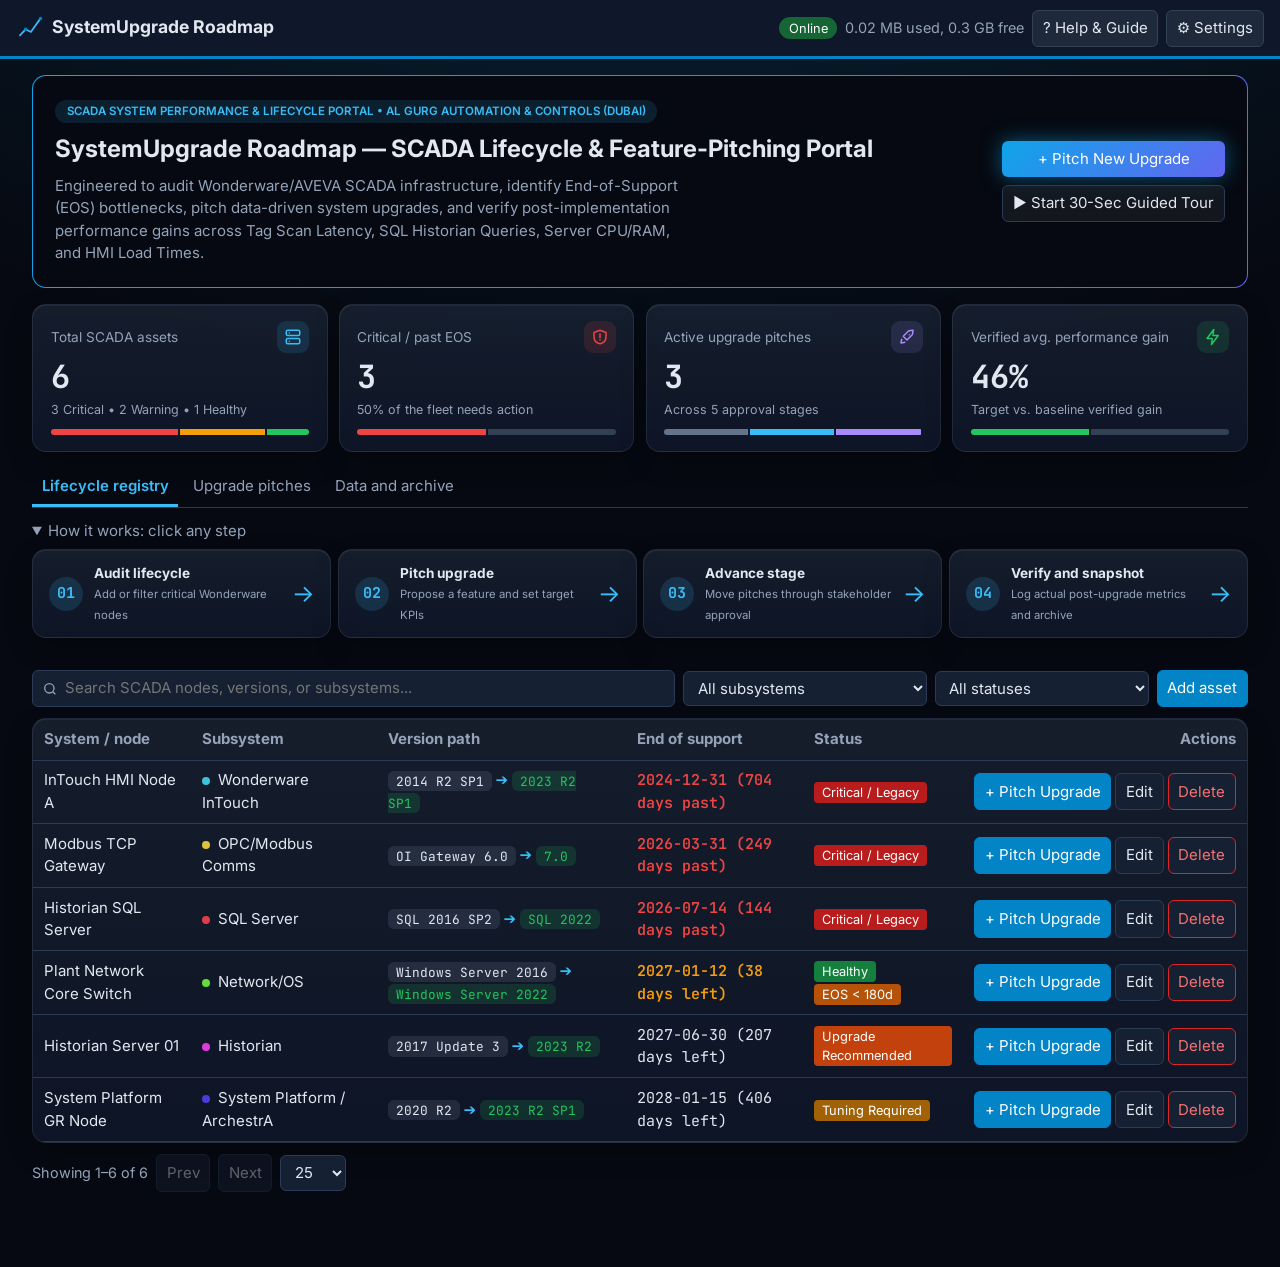
<file: index.html>
<!doctype html><html lang="en" data-theme="dark"><head><meta charset="utf-8"><meta name="viewport" content="width=device-width,initial-scale=1,viewport-fit=cover">
<title>SystemUpgrade Roadmap</title><meta name="theme-color" content="#0f172a"><link rel="manifest" href="manifest.webmanifest"><link rel="apple-touch-icon" href="apple-touch-icon.png"><link rel="icon" href="favicon.svg" type="image/svg+xml"><link rel="icon" href="favicon.ico">
<meta name="apple-mobile-web-app-capable" content="yes"><meta name="apple-mobile-web-app-status-bar-style" content="black-translucent"><meta name="apple-mobile-web-app-title" content="UpgradeRoadmap"><link rel="preconnect" href="https://fonts.googleapis.com"><link rel="preconnect" href="https://fonts.gstatic.com" crossorigin><link href="https://fonts.googleapis.com/css2?family=Inter:wght@400;500;600;700&family=JetBrains+Mono:wght@500;700&display=swap" rel="stylesheet"><link rel="stylesheet" href="css/styles.css"></head><body>
<header><h1><img src="images/logo-header.svg" alt="">SystemUpgrade Roadmap</h1><span id="net" class="badge">Online</span><span id="stor" class="m"></span><button id="inst" hidden class="pri" data-action="install">Install app</button><button data-action="help">? Help &amp; Guide</button><button data-action="settings">&#9881; Settings</button></header>
<div class="wrap"><div class="hero"><div class="hl"><span class="bp">SCADA SYSTEM PERFORMANCE &amp; LIFECYCLE PORTAL • AL GURG AUTOMATION &amp; CONTROLS (DUBAI)</span><h2>SystemUpgrade Roadmap — SCADA Lifecycle &amp; Feature-Pitching Portal</h2><p>Engineered to audit Wonderware/AVEVA SCADA infrastructure, identify End-of-Support (EOS) bottlenecks, pitch data-driven system upgrades, and verify post-implementation performance gains across Tag Scan Latency, SQL Historian Queries, Server CPU/RAM, and HMI Load Times.</p></div><div class="ha"><button class="pri glow" data-action="addP">+ Pitch New Upgrade</button><button class="glass" data-action="tour">▶ Start 30-Sec Guided Tour</button></div></div><div class="kpis" id="kpis"></div>
<nav id="nav"><button data-action="tab" data-s="life" class="on">Lifecycle registry</button><button data-action="tab" data-s="pit">Upgrade pitches</button><button data-action="tab" data-s="dat">Data and archive</button></nav>
<details class="rib" open><summary>How it works: click any step</summary><div class="flow"><button data-action="step" data-n="1"><em class="n">01</em><span><b>Audit lifecycle</b><small>Add or filter critical Wonderware nodes</small></span><i>→</i></button><button data-action="step" data-n="2"><em class="n">02</em><span><b>Pitch upgrade</b><small>Propose a feature and set target KPIs</small></span><i>→</i></button><button data-action="step" data-n="3"><em class="n">03</em><span><b>Advance stage</b><small>Move pitches through stakeholder approval</small></span><i>→</i></button><button data-action="step" data-n="4"><em class="n">04</em><span><b>Verify and snapshot</b><small>Log actual post-upgrade metrics and archive</small></span><i>→</i></button></div></details></div>
<main>
<section id="life" class="on"><div class="bar"><div class="sb"><svg viewBox="0 0 24 24" fill="none" stroke="currentColor" stroke-width="2"><circle cx="11" cy="11" r="7"/><path d="m20 20-4-4"/></svg><input id="qa" data-q="a" placeholder="Search SCADA nodes, versions, or subsystems..."><button data-action="clr" data-k="a" hidden>&times;</button></div><select id="fc" data-f="cat"></select><select id="fs" data-f="status"></select><button class="pri" data-action="addA">Add asset</button></div><div class="tw" id="ta"></div><div id="pa"></div></section>
<section id="pit"><div class="bar"><div class="sb"><svg viewBox="0 0 24 24" fill="none" stroke="currentColor" stroke-width="2"><circle cx="11" cy="11" r="7"/><path d="m20 20-4-4"/></svg><input id="qp" data-q="p" placeholder="Search upgrade pitches, problems, or KPIs..."><button data-action="clr" data-k="p" hidden>&times;</button></div><select id="fy" data-f="year"></select><select id="fw" data-f="stage"></select><button class="pri" data-action="addP">New pitch</button></div><div id="lp"></div><div id="pp"></div></section>
<section id="dat"><div class="bar"><button data-action="ej">Export JSON backup</button><button data-action="rj">Restore JSON</button><input type="file" id="ij" accept=".json" hidden><select id="mm"><option value="merge">Merge</option><option value="over">Overwrite</option></select><button data-action="ec1">Export roadmap CSV</button><button data-action="ec2">Export pitches CSV</button><button class="pri" data-action="snap">Save archive snapshot</button></div><div id="info" class="card"></div><h3>Saved snapshots</h3><div class="tw" id="sn"></div></section>
</main><div class="toast" id="toast"></div><dialog id="dlg"><div id="dc"></div></dialog>
<div id="tour"><div id="spot"></div><div id="coach"></div></div><script src="js/app.js"></script></body></html>
</file>
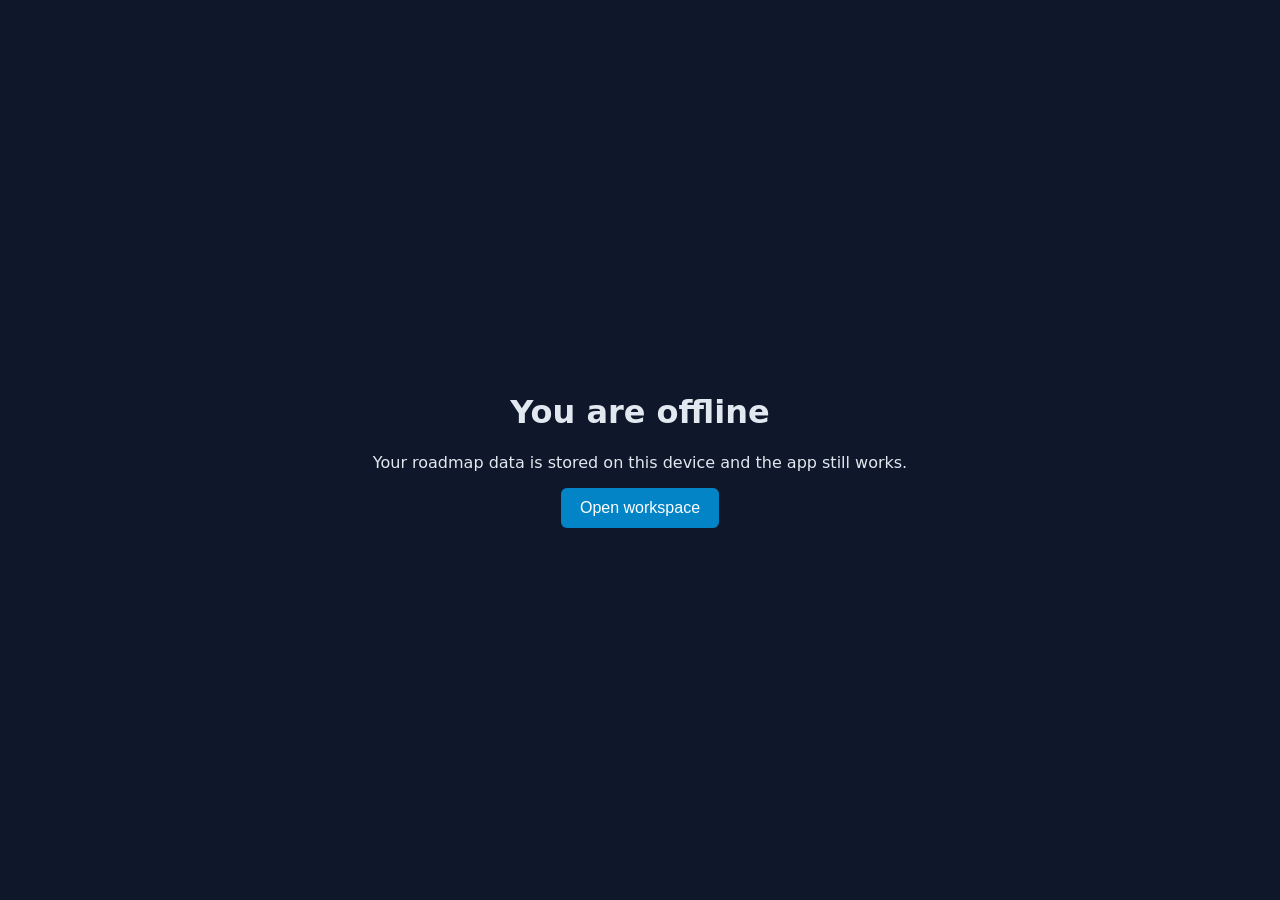
<file: offline.html>
<!doctype html><meta charset=utf-8><meta name=viewport content="width=device-width,initial-scale=1"><title>Offline</title><body style="font:16px system-ui;background:#0f172a;color:#e2e8f0;display:grid;place-items:center;min-height:100vh;margin:0;text-align:center"><div><h1>You are offline</h1><p>Your roadmap data is stored on this device and the app still works.</p><button onclick="location.href='index.html'" style="padding:.7em 1.2em;background:#0284c7;color:#fff;border:0;border-radius:6px;font-size:1em">Open workspace</button></div>
</file>
<file: css/styles.css>
:root{--bg:#0b1220;--p:#162033;--t:#e2e8f0;--m:#94a3b8;--a:#38bdf8;--b:#2b3a55}
[data-theme=light]{--bg:#f8fafc;--p:#fff;--t:#000;--m:#334155;--a:#0369a1;--b:#64748b}
*{box-sizing:border-box}body{margin:0;font:15px/1.5 "Segoe UI",system-ui,sans-serif;background:var(--bg);color:var(--t)}
header{display:flex;flex-wrap:wrap;gap:.5rem;align-items:center;padding:.6rem 1rem;background:#0f172a;color:#e2e8f0;border-bottom:3px solid #0284c7}
header h1{font-size:1.1rem;margin:0;flex:1}header img{height:28px;vertical-align:middle;margin-right:.5rem}header .m{color:#94a3b8}
.badge{padding:.1rem .6rem;border-radius:99px;background:#166534;font-size:.8rem;color:#fff}.badge.off{background:#991b1b}
main,.wrap{width:95%;max-width:1380px;margin:0 auto}main{padding:.5rem 0 4rem}
input,select,textarea,button{font:inherit;color:var(--t);background:var(--p);border:1px solid var(--b);border-radius:6px;padding:.4rem .6rem}
button{cursor:pointer}button.pri{background:#0284c7;color:#fff;border-color:#0284c7}button.dng{border-color:#dc2626;color:#f87171}button:disabled{opacity:.4;cursor:default}
header button{background:#1e293b;color:#e2e8f0;border-color:#334155}header button.pri{background:#0284c7}
:focus-visible{outline:3px solid #f59e0b;outline-offset:2px}
.kpis{display:grid;grid-template-columns:repeat(auto-fit,minmax(200px,1fr));gap:.7rem;margin:1rem auto}
.kpi{text-align:left;border-left:5px solid var(--a);padding:.7rem 1rem}.kpi b{display:block;font-size:1.8rem;line-height:1.2}.kpi span{color:var(--m);font-size:.85rem}
nav{display:flex;gap:.3rem;overflow-x:auto;border-bottom:1px solid var(--b)}nav button{background:none;border:0;border-bottom:3px solid transparent;border-radius:0;color:var(--m)}nav button.on{color:var(--a);border-color:var(--a);font-weight:600}
.rib{margin:.8rem auto}.rib summary{cursor:pointer;color:var(--m);margin-bottom:.4rem}.flow{display:flex;flex-wrap:wrap;align-items:stretch;gap:.4rem}
.flow button{flex:1;min-width:190px;text-align:left}.flow button b{display:block;color:var(--a)}.flow button span{font-size:.85rem;color:var(--m)}.flow i{align-self:center;font-style:normal;font-size:1.5rem;color:var(--a)}
section{display:none}section.on{display:block}.bar{display:flex;flex-wrap:wrap;gap:.5rem;align-items:center;margin:.7rem 0}
.sb{position:relative;flex:1;min-width:240px}.sb svg{position:absolute;left:.6rem;top:50%;transform:translateY(-50%);width:16px;color:var(--m)}.sb input{width:100%;padding-left:2rem;padding-right:2rem}.sb button{position:absolute;right:.2rem;top:50%;transform:translateY(-50%);border:0;background:none}
.tw{overflow-x:auto;background:var(--p);border:1px solid var(--b);border-radius:6px}table{border-collapse:collapse;width:100%}th,td{padding:.55rem .7rem;text-align:left;border-bottom:1px solid var(--b)}th{cursor:pointer;color:var(--m)}[data-dense=compact] td,[data-dense=compact] th{padding:.2rem .5rem}
td:last-child{white-space:nowrap}.st,.pill{display:inline-block;padding:.05rem .5rem;border-radius:4px;font-size:.8rem;color:#fff}.Healthy,.Upgraded{background:#15803d}.Tuning{background:#a16207}.Upgrade{background:#c2410c}.Critical{background:#b91c1c}
.warn{color:#f59e0b;font-weight:600}.crit{color:#ef4444;font-weight:600}.pill.g{background:#166534}.pill.r{background:#991b1b}.pill{margin:.15rem .3rem .15rem 0}
form{display:grid;grid-template-columns:repeat(auto-fit,minmax(210px,1fr));gap:.7rem}form label{display:flex;flex-direction:column;font-size:.85rem;color:var(--m)}form .w{grid-column:1/-1}
dialog{width:min(900px,94vw);max-height:90vh;background:var(--bg);color:var(--t);border:1px solid var(--b);border-radius:10px}dialog::backdrop{background:#000a}
.card{background:var(--p);border:1px solid var(--b);border-left:5px solid #0284c7;border-radius:6px;padding:.8rem 1rem;margin-bottom:.7rem}.card h3{margin:0 0 .3rem}
.score{float:right;text-align:right;cursor:help}.score b{font-size:1.2rem;color:var(--a)}.tier{display:inline-block;margin-left:.4rem;padding:.05rem .5rem;border-radius:99px;border:1px solid var(--a);font-size:.8rem}
.pipe{display:flex;flex-wrap:wrap;gap:.3rem;align-items:center;margin:.6rem 0;font-size:.8rem}.pipe span{padding:.15rem .6rem;border-radius:4px;background:var(--bg);border:1px solid var(--b);color:var(--m)}.pipe span.on{background:#0e7490;color:#fff;border-color:#22d3ee;box-shadow:0 0 8px #22d3ee}.pipe span.done{border-color:#22c55e;color:#22c55e}.pipe i{font-style:normal;color:var(--a)}
.m{color:var(--m);font-size:.9rem}.toast{position:fixed;right:1rem;bottom:1rem;display:grid;gap:.4rem;z-index:99}.toast div{background:#0284c7;color:#fff;padding:.6rem 1rem;border-radius:6px}
#tour{position:fixed;inset:0;z-index:98;display:none}#tour.on{display:block}#spot{position:absolute;border-radius:8px;box-shadow:0 0 0 9999px #000a;border:2px solid #38bdf8}
#coach{position:absolute;width:min(340px,92vw);background:var(--p);border:2px solid #38bdf8;border-radius:8px;padding:.8rem}.arr{font-size:1.6rem;color:#38bdf8;line-height:1}
.flash{outline:3px solid #38bdf8}
.flow button.on{border-color:#38bdf8;box-shadow:0 0 10px #38bdf8}.warnb{background:#b45309}
#dc{position:relative}#dc h2{padding-right:2.5rem;margin-top:0}.x{position:absolute;top:0;right:0;padding:.2rem .6rem}
input:focus,select:focus,textarea:focus,input:focus-visible,select:focus-visible,textarea:focus-visible{outline:none;box-shadow:0 0 0 2px rgba(56,189,248,.45);border-color:#38bdf8}

:root{--g:linear-gradient(180deg,rgba(30,41,59,.65),rgba(15,23,42,.85));--e:rgba(148,163,184,.14)}[data-theme=light]{--g:#fff;--e:#94a3b8}
body{font-family:Inter,"Segoe UI",system-ui,sans-serif;background:radial-gradient(ellipse 80% 40% at 50% -10%,rgba(14,165,233,.16),transparent) no-repeat,#060911}[data-theme=light] body{background:#f8fafc}
[data-theme=dark]{--bg:#060911}.mono,code{font-family:"JetBrains Mono",ui-monospace,Consolas,monospace}
.card,.kpi,.tw,.flow button,dialog{background:var(--g);border:1px solid var(--e);border-radius:14px;box-shadow:0 10px 30px -10px rgba(0,0,0,.5),inset 0 1px 0 rgba(255,255,255,.06)}dialog{background:var(--bg);width:min(780px,94vw)}
.hero{display:flex;flex-wrap:wrap;gap:1rem;align-items:center;justify-content:space-between;padding:1.4rem;margin:1rem 0;border:1px solid transparent;border-radius:14px;background:linear-gradient(var(--bg),var(--bg)) padding-box,linear-gradient(120deg,#0ea5e9,#6366f1) border-box}.hl{flex:1;min-width:280px}.hero h2{margin:.5rem 0;font-size:1.5rem}.hero p{color:var(--m);margin:0;max-width:70ch}
.bp{display:inline-block;padding:.15rem .7rem;border-radius:99px;background:rgba(56,189,248,.12);color:var(--a);font-size:.72rem;font-weight:600}.ha{display:grid;gap:.5rem}.glow{box-shadow:0 0 20px rgba(14,165,233,.5);background:linear-gradient(135deg,#0ea5e9,#6366f1)!important;border:0}.glass{background:rgba(255,255,255,.06);backdrop-filter:blur(8px)}
.kpi{display:block;text-align:left;padding:1rem 1.1rem}.kh{display:flex;justify-content:space-between;align-items:center;color:var(--m);font-size:.85rem}.kh em{display:grid;place-items:center;width:32px;height:32px;border-radius:9px}.kpi b{display:block;font-size:32px;margin:.3rem 0}.kpi small{display:block;color:var(--m)}.mb{display:flex;height:6px;border-radius:9px;overflow:hidden;gap:2px;margin-top:.6rem}.mb i{display:block}
.flow button{display:flex;align-items:center;gap:.7rem;padding:.8rem 1rem}.flow button>span b{display:block;color:var(--t)}.flow button small{color:var(--m)}.flow button i{margin-left:auto;color:var(--a)}.n{font-style:normal;display:grid;place-items:center;flex:0 0 34px;height:34px;border-radius:50%;background:rgba(56,189,248,.15);color:var(--a);font-family:"JetBrains Mono",monospace;font-weight:700}.flow button.on{background:rgba(56,189,248,.1)}
.vp{padding:.1rem .5rem;border-radius:6px;background:rgba(148,163,184,.15);font-size:.8rem}.vp.ok{background:rgba(34,197,94,.15);color:#22c55e}.ar{color:var(--a)}.dot{display:inline-block;width:8px;height:8px;border-radius:50%;margin-right:.5rem}th:last-child,td:last-child{text-align:right}
.score{padding:.35rem .8rem;border:1px solid var(--a);border-radius:99px;background:rgba(56,189,248,.08)}.pills{display:flex;flex-wrap:wrap;gap:.4rem;margin:.4rem 0}.pl{padding:.1rem .6rem;border-radius:99px;border:1px solid var(--e);font-size:.78rem;color:var(--m)}.pl.sub{color:var(--a);border-color:var(--a)}
.mcs{display:grid;grid-template-columns:repeat(auto-fill,minmax(190px,1fr));gap:.6rem}.mc{padding:.6rem;border:1px solid var(--e);border-radius:10px}.ok{color:#22c55e}
.pf{display:block}.sec{margin-bottom:1rem;padding:1rem;border:1px solid var(--e);border-radius:12px;display:grid;grid-template-columns:1fr 1fr;gap:.7rem}.sec h4{grid-column:1/-1;margin:0}.w2{grid-column:1/-1}.kt{grid-column:1/-1;display:grid;grid-template-columns:2fr 1fr 1fr 1fr;gap:.5rem;align-items:center}.sc2{grid-column:1/-1;display:grid;grid-template-columns:1fr 1fr;gap:1rem}.sc2 label{margin-bottom:.4rem}.ps{display:grid;place-items:center;align-content:center;gap:.4rem;border:1px solid var(--a);border-radius:12px;padding:1rem;font-size:1.6rem}
.foot{grid-column:1/-1;display:flex;justify-content:flex-end;gap:12px;border-top:1px solid var(--e);padding-top:16px;margin-top:.5rem;position:sticky;bottom:0;background:var(--bg)}
@media(max-width:640px){.sec,.sc2{grid-template-columns:1fr}.kt{font-size:.8rem}}
</file>
